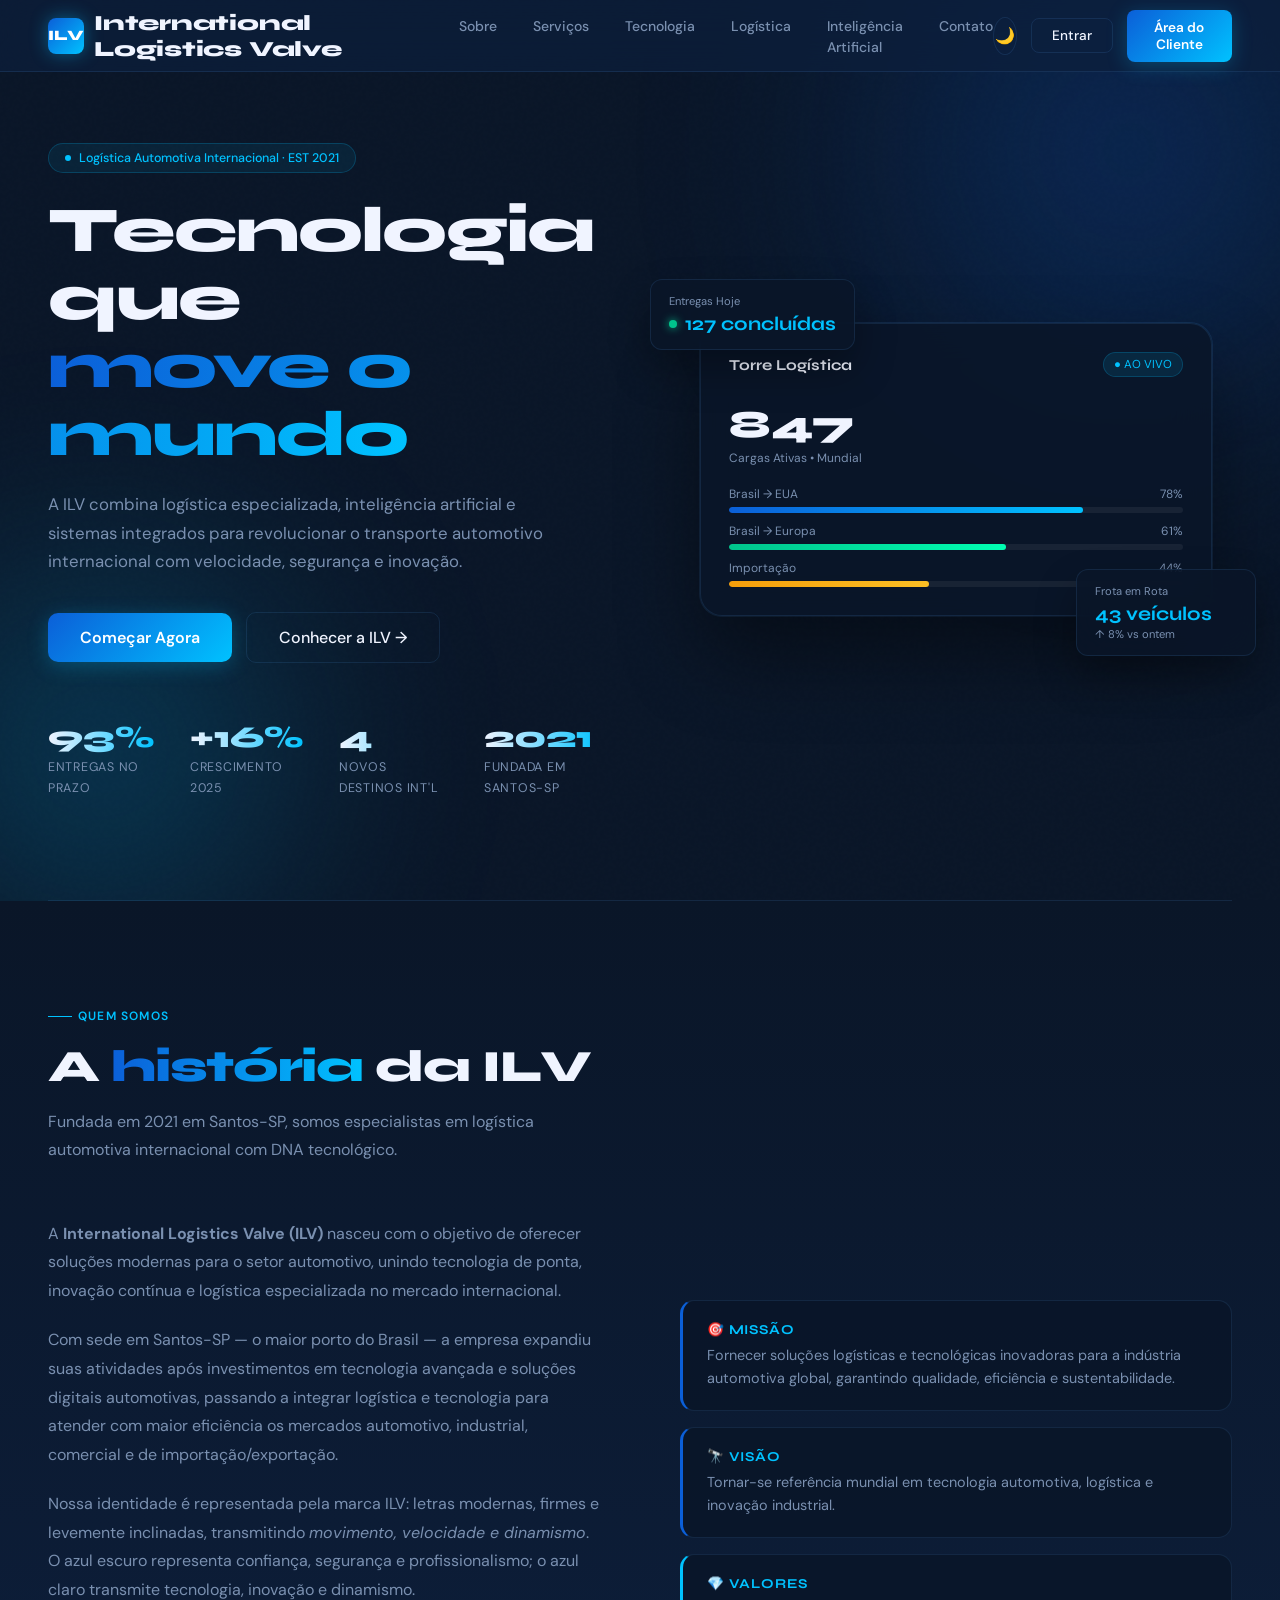
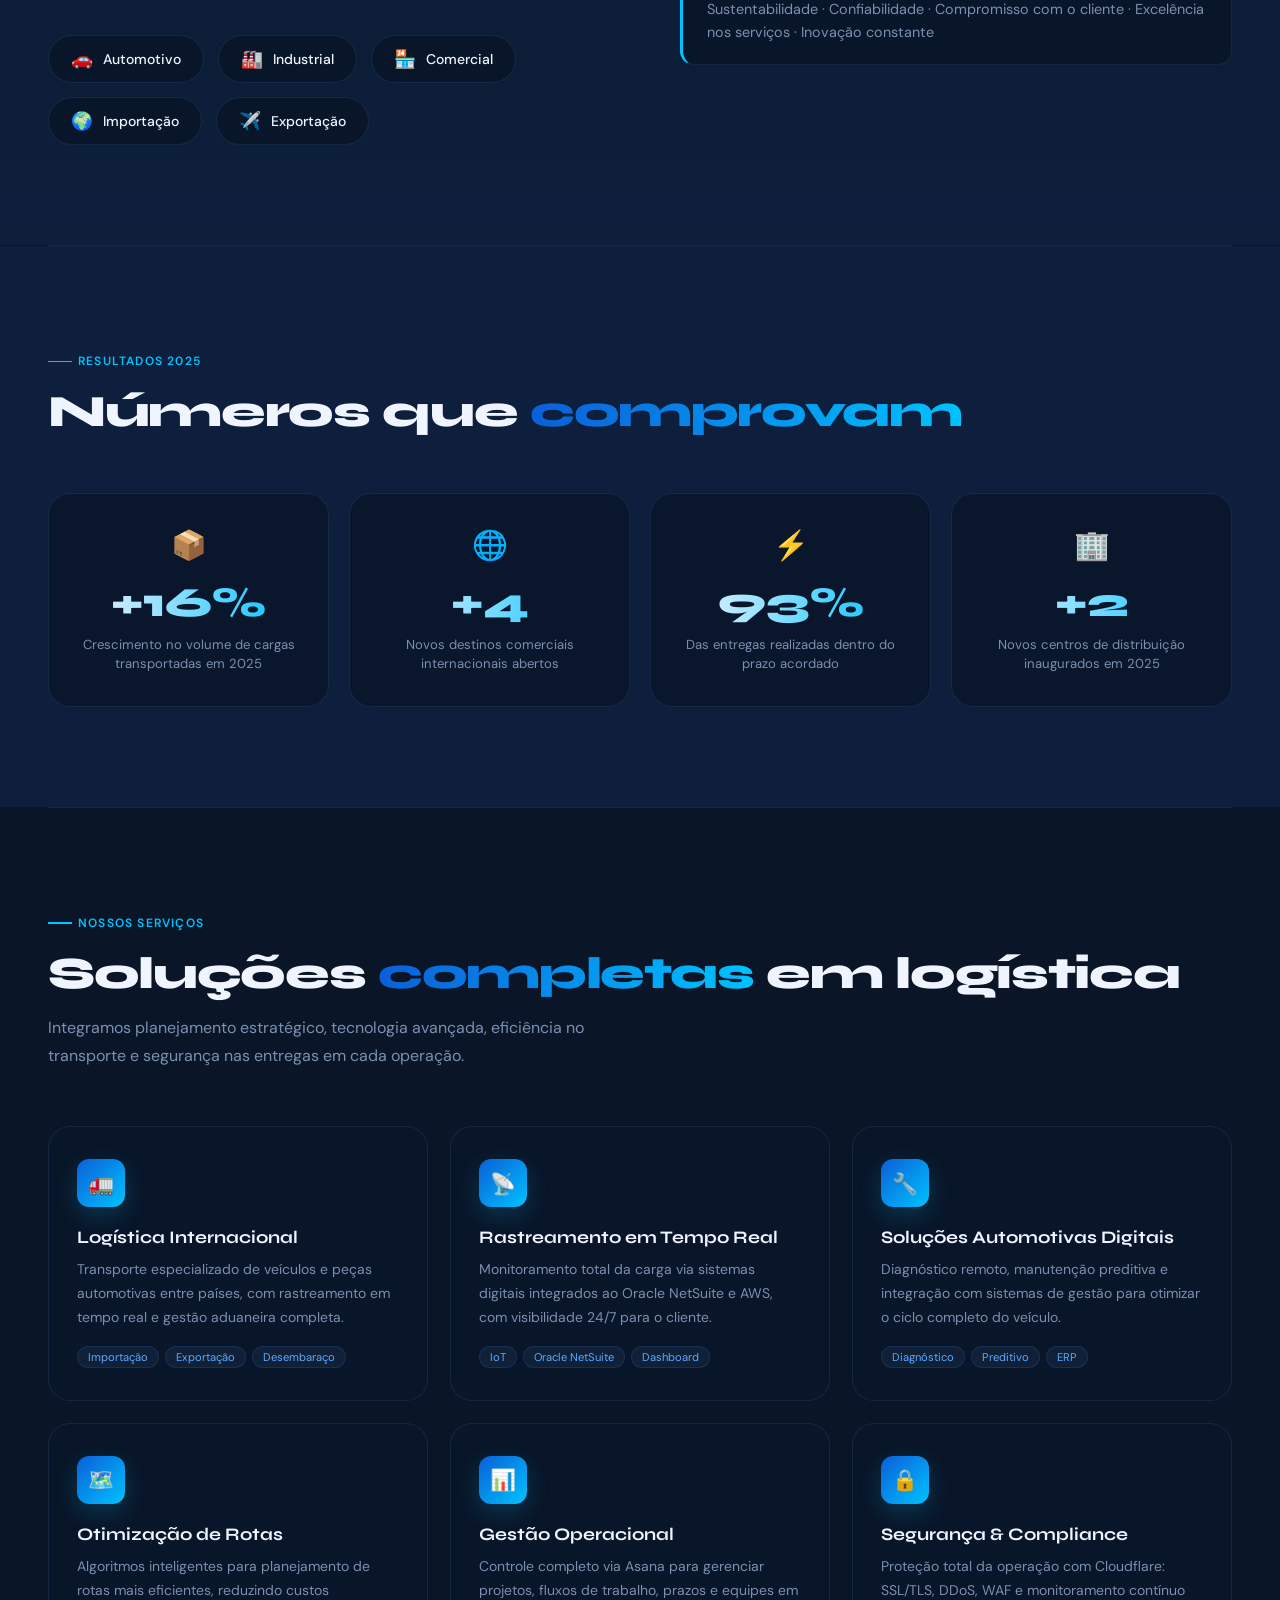
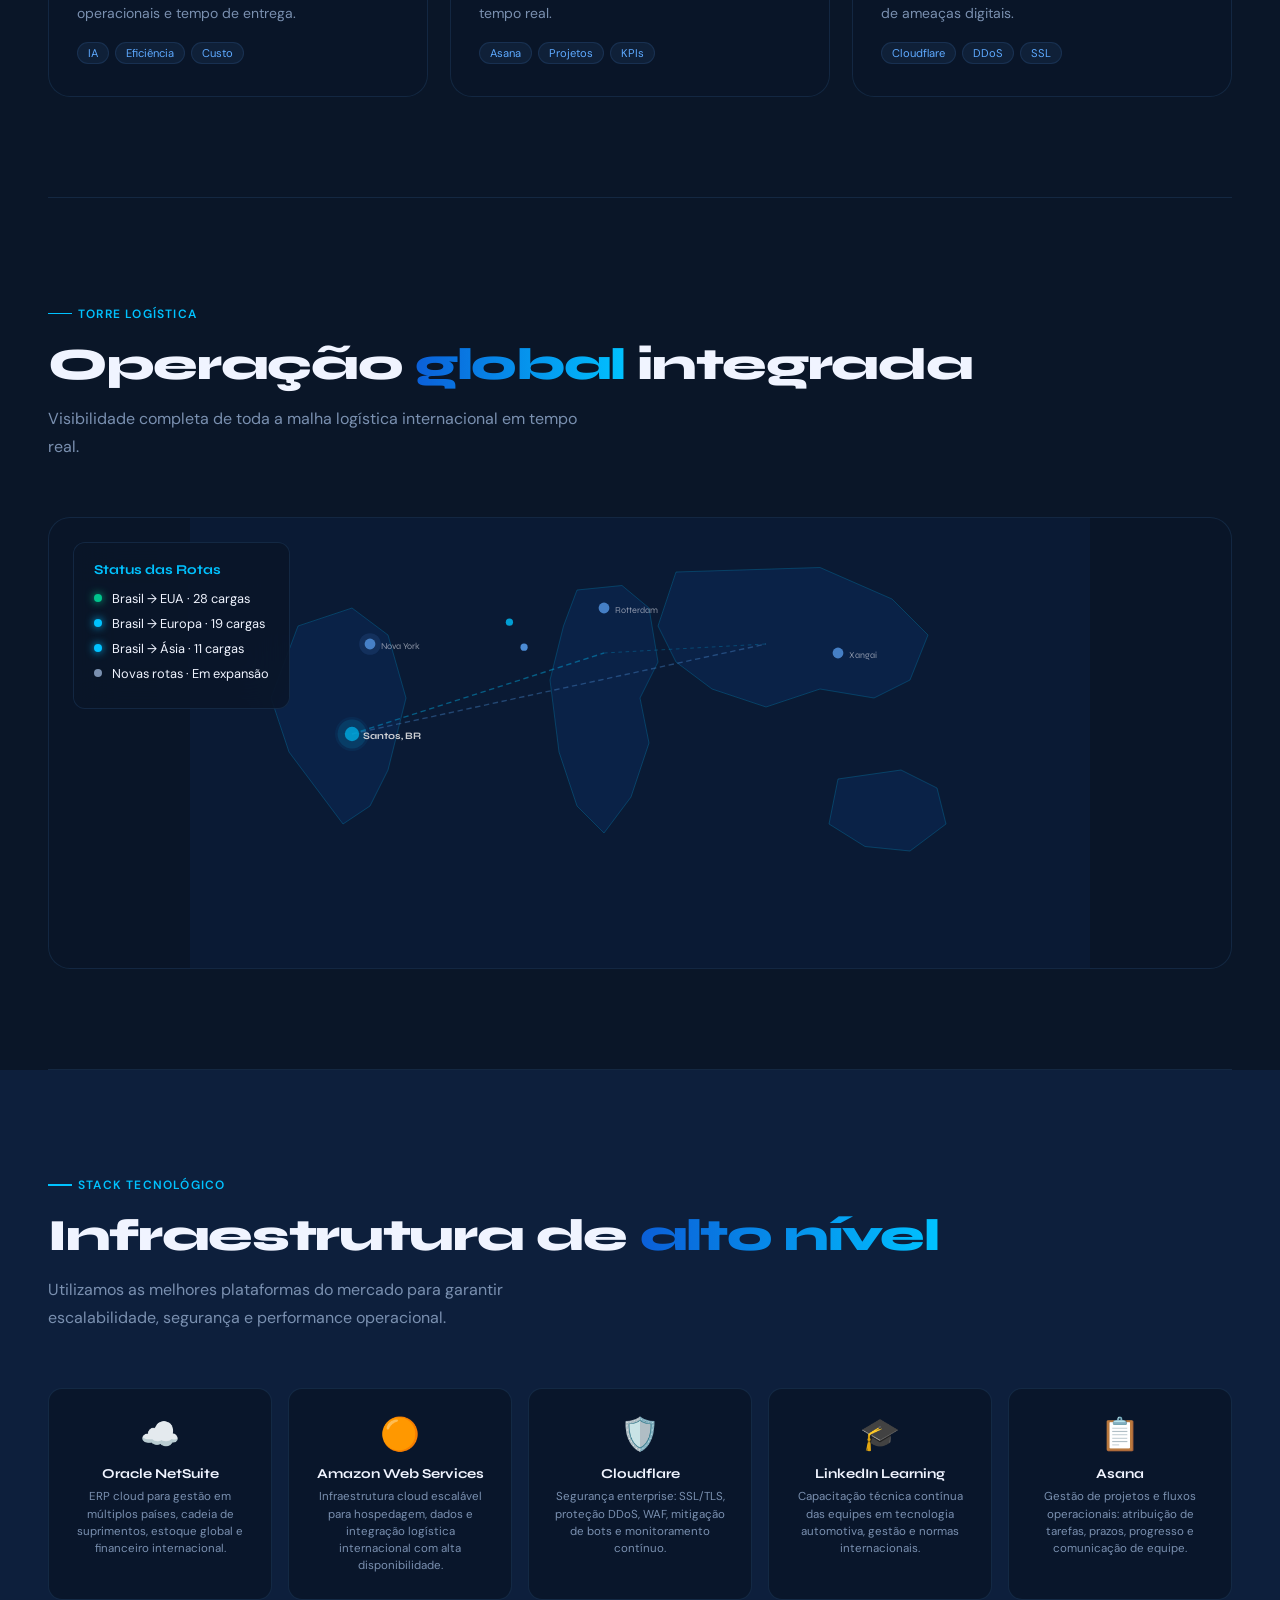
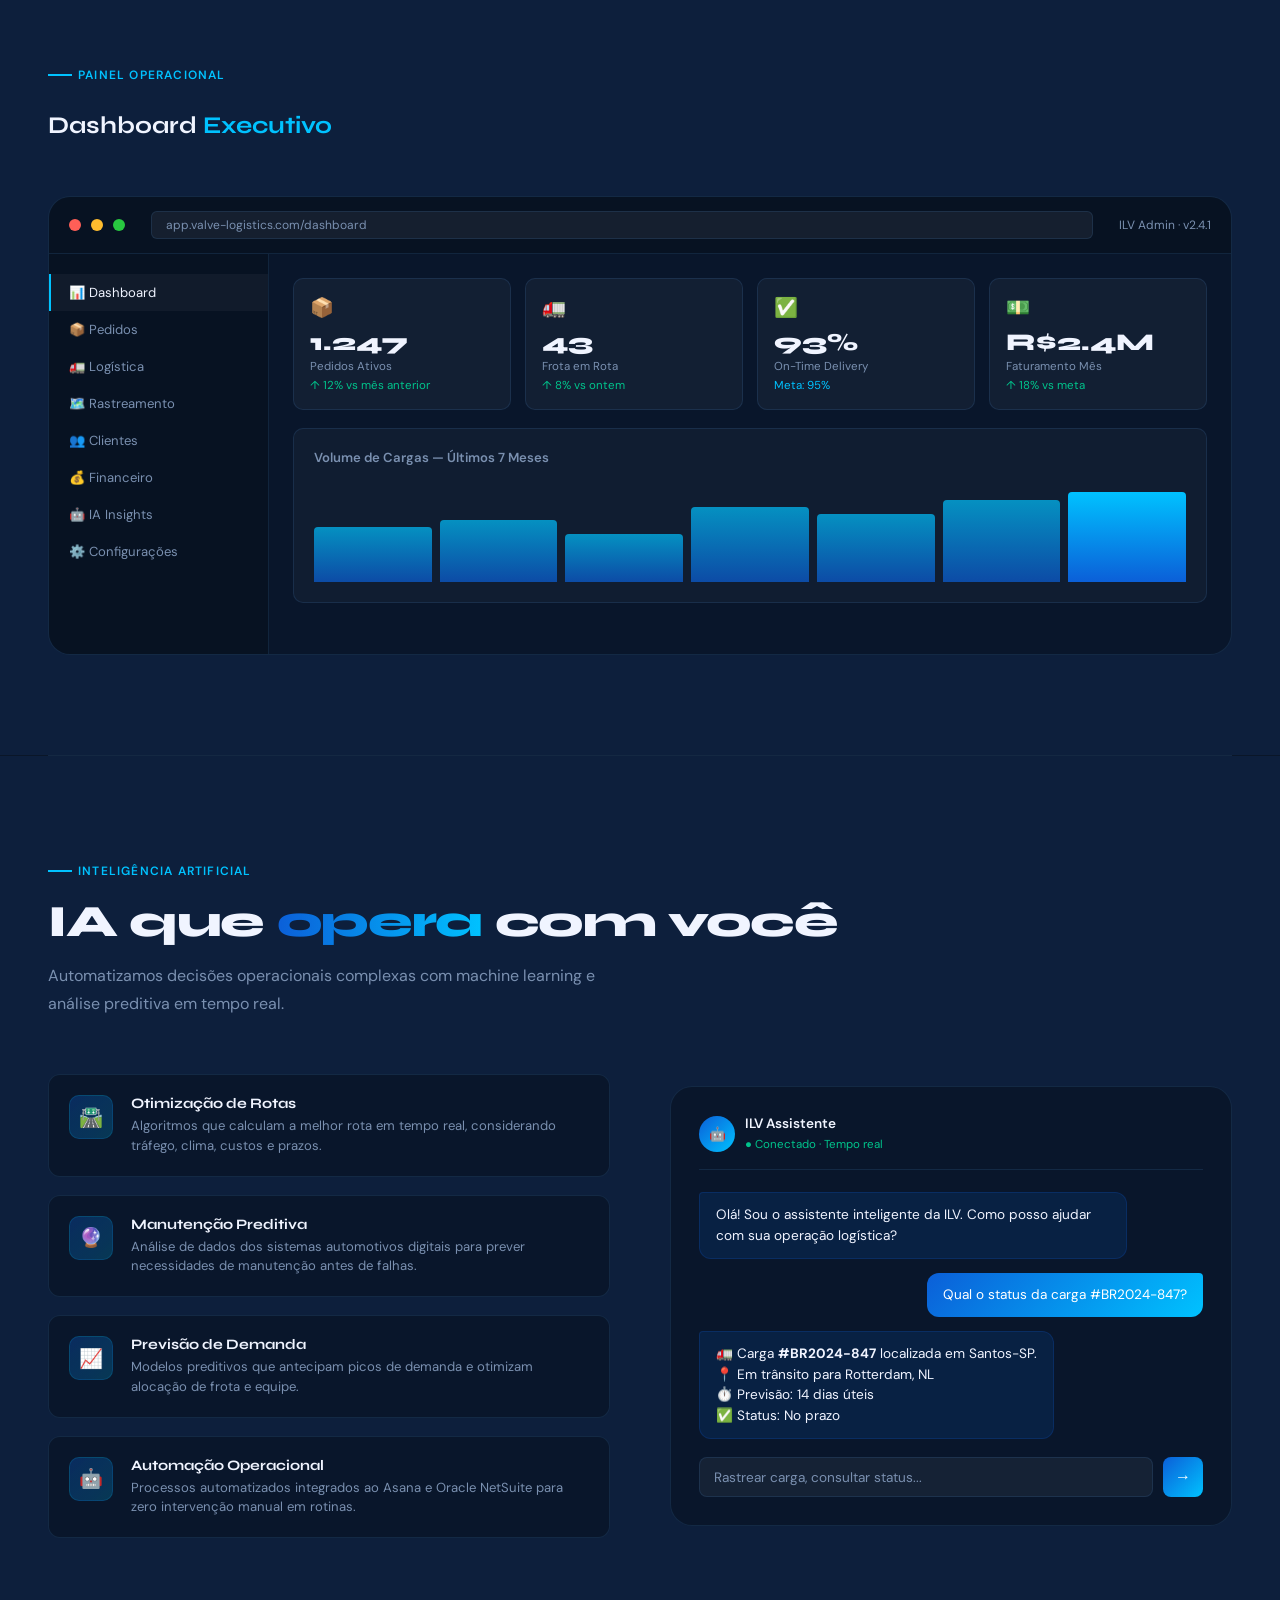
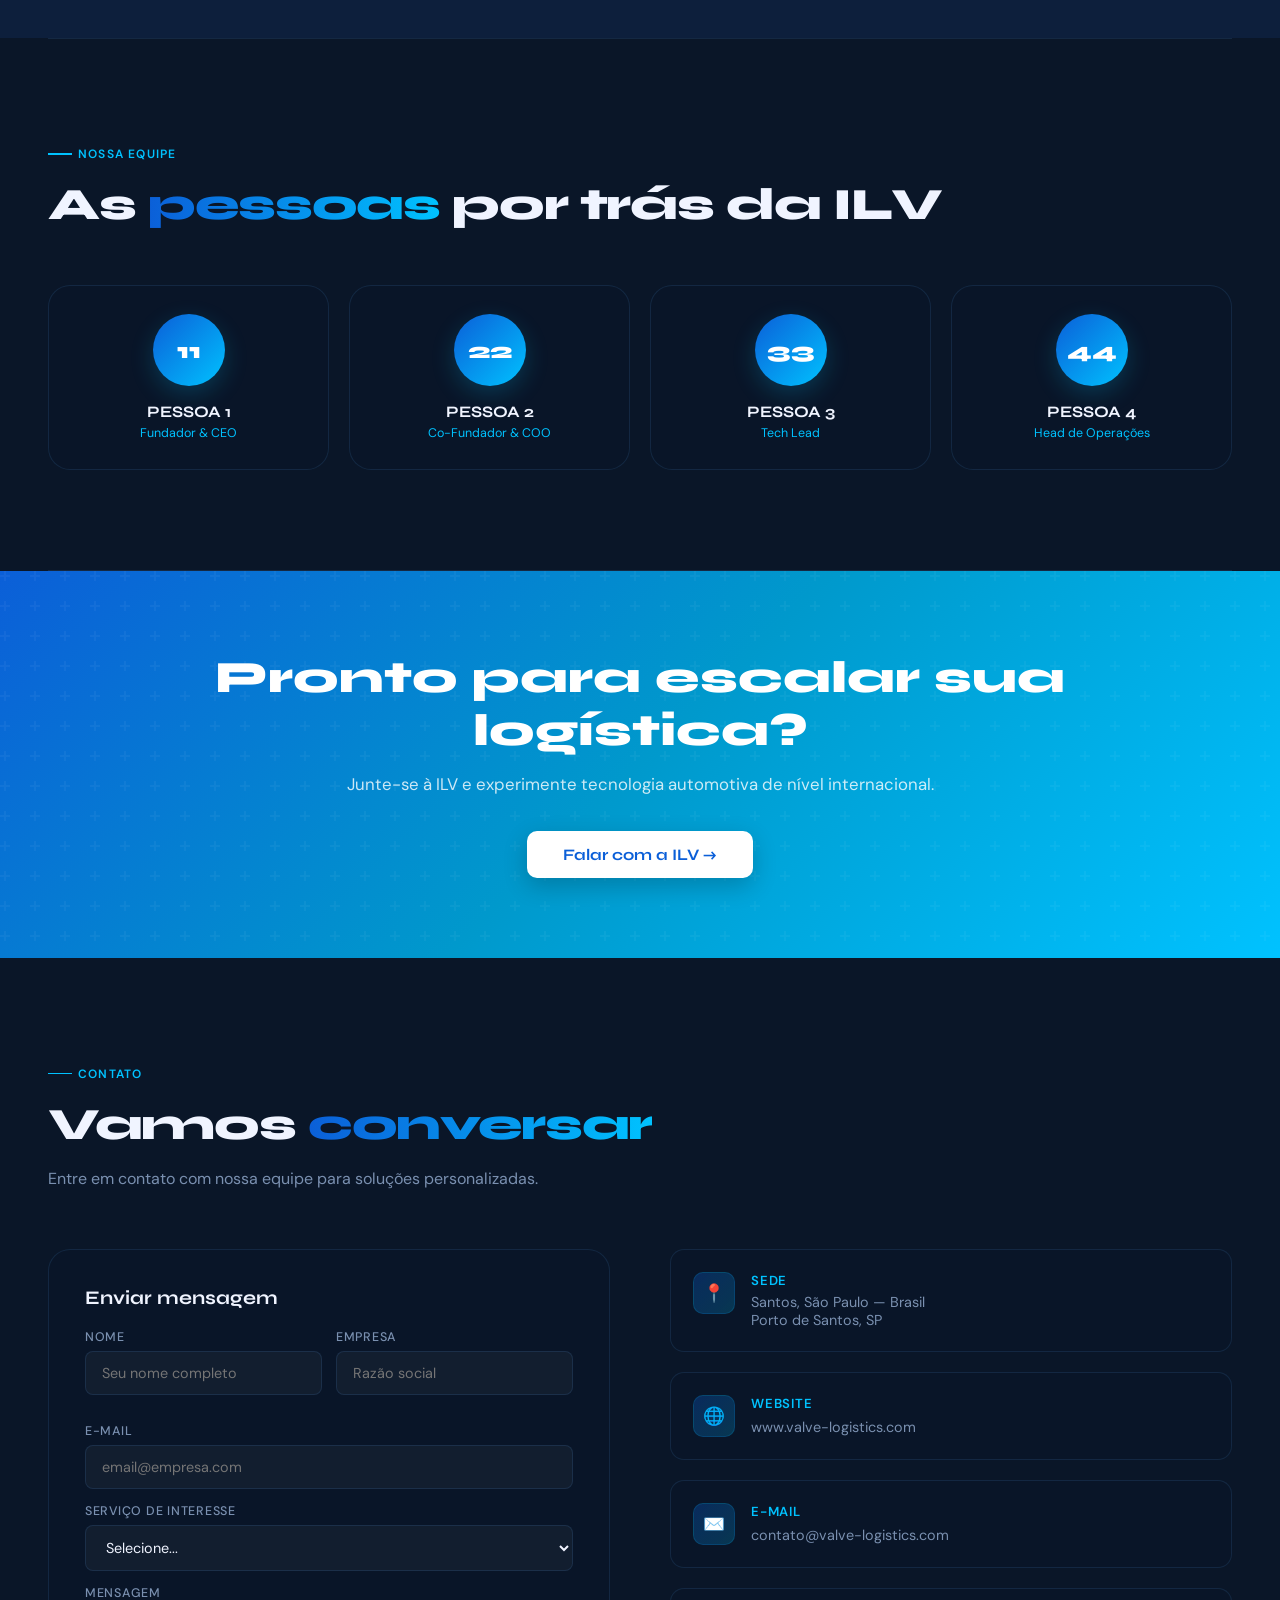
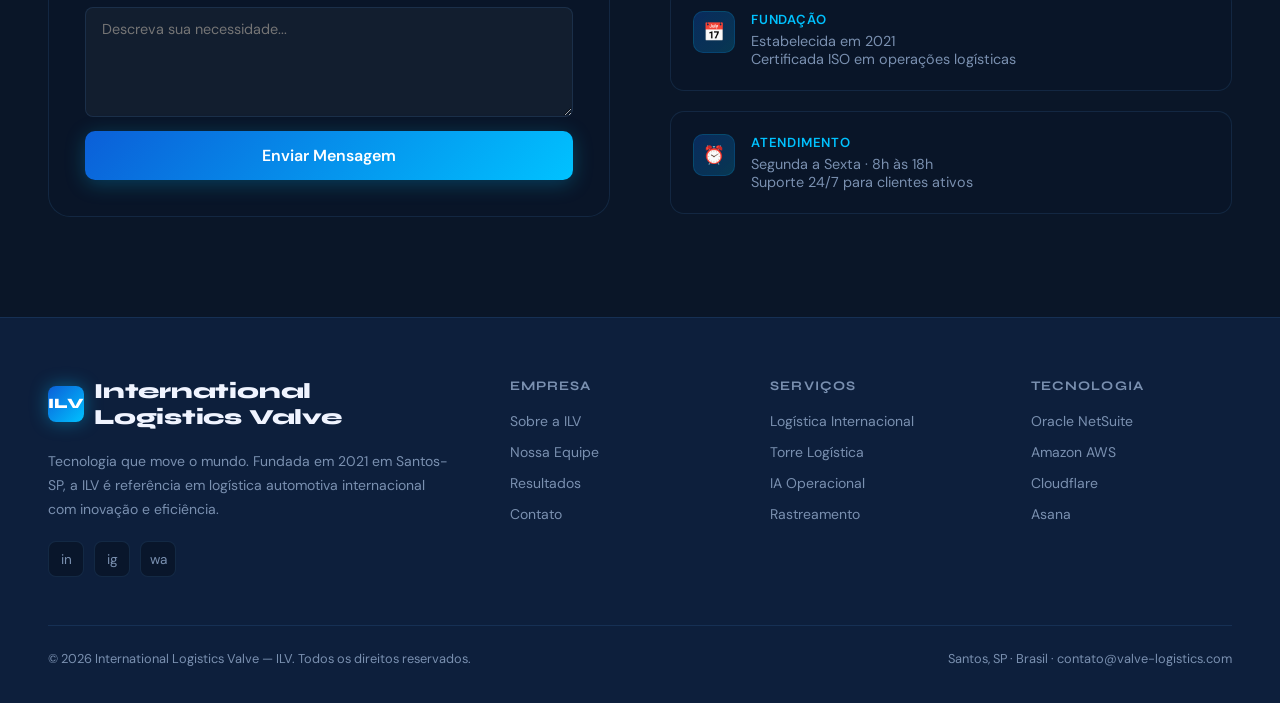
<file: Codigo-fonte/index.html>
<!DOCTYPE html>
<html lang="pt-BR" data-theme="dark">
<head>
  <meta charset="UTF-8"/>
  <meta name="viewport" content="width=device-width, initial-scale=1.0"/>
  <title>ILV — International Logistics Valve</title>
  <link rel="preconnect" href="https://fonts.googleapis.com"/>
  <link href="https://fonts.googleapis.com/css2?family=Syne:wght@400;600;700;800&family=DM+Sans:ital,wght@0,300;0,400;0,500;1,300&display=swap" rel="stylesheet"/>
  <link rel="stylesheet" href="style.css"/>
</head>
<body>

<!-- Background Orbs -->
<div class="bg-orb orb1"></div>
<div class="bg-orb orb2"></div>

<!-- =====================================================
     NAVIGATION
     ===================================================== -->
<nav id="navbar">
  <a href="#home" class="nav-logo">
    <div class="nav-logo-mark">ILV</div>
    International Logistics Valve
  </a>
  <ul class="nav-links">
    <li><a href="#sobre">Sobre</a></li>
    <li><a href="#servicos">Serviços</a></li>
    <li><a href="#tecnologia">Tecnologia</a></li>
    <li><a href="#logistica">Logística</a></li>
    <li><a href="#ia">Inteligência Artificial</a></li>
    <li><a href="#contato">Contato</a></li>
  </ul>
  <div class="nav-actions">
    <button class="theme-toggle" id="themeBtn" title="Alternar tema">🌙</button>
    <button class="btn-ghost" onclick="openModal()">Entrar</button>
    <button class="btn-primary" onclick="openModal()">Área do Cliente</button>
  </div>
  <button class="hamburger" id="hamburger" aria-label="Menu">
    <span></span><span></span><span></span>
  </button>
</nav>

<!-- Mobile Menu -->
<div class="mobile-menu" id="mobileMenu">
  <a href="#sobre" onclick="closeMobile()">Sobre</a>
  <a href="#servicos" onclick="closeMobile()">Serviços</a>
  <a href="#tecnologia" onclick="closeMobile()">Tecnologia</a>
  <a href="#logistica" onclick="closeMobile()">Logística</a>
  <a href="#ia" onclick="closeMobile()">IA</a>
  <a href="#contato" onclick="closeMobile()">Contato</a>
  <button class="btn-primary" onclick="openModal();closeMobile()">Área do Cliente</button>
</div>

<!-- =====================================================
     HERO
     ===================================================== -->
<section id="home" class="hero">
  <div class="hero-inner container">
    <div class="hero-content">
      <div class="hero-badge"><span></span> Logística Automotiva Internacional · EST 2021</div>
      <h1>
        Tecnologia que<br/>
        <em>move o mundo</em>
      </h1>
      <p class="hero-sub">
        A ILV combina logística especializada, inteligência artificial e sistemas integrados para revolucionar o transporte automotivo internacional com velocidade, segurança e inovação.
      </p>
      <div class="hero-ctas">
        <button class="btn-primary btn-lg" onclick="openModal()">Começar Agora</button>
        <button class="btn-ghost btn-lg" onclick="document.getElementById('sobre').scrollIntoView({behavior:'smooth'})">Conhecer a ILV →</button>
      </div>
      <div class="hero-stats">
        <div class="hero-stat">
          <strong>93%</strong>
          <span>Entregas no Prazo</span>
        </div>
        <div class="hero-stat">
          <strong>+16%</strong>
          <span>Crescimento 2025</span>
        </div>
        <div class="hero-stat">
          <strong>4</strong>
          <span>Novos Destinos Int'l</span>
        </div>
        <div class="hero-stat">
          <strong>2021</strong>
          <span>Fundada em Santos-SP</span>
        </div>
      </div>
    </div>

    <div class="hero-visual">
      <div style="position:relative;padding:20px">
        <div class="dashboard-card">
          <div class="dc-header">
            <span class="dc-title">Torre Logística</span>
            <span class="dc-badge">● AO VIVO</span>
          </div>
          <div class="dc-metric">
            <div class="dc-metric-val">847</div>
            <div class="dc-metric-label">Cargas Ativas • Mundial</div>
          </div>
          <div class="dc-bar-wrap">
            <div class="dc-bar-item">
              <div class="dc-bar-label"><span>Brasil → EUA</span><span>78%</span></div>
              <div class="dc-bar-track"><div class="dc-bar-fill" style="width:78%"></div></div>
            </div>
            <div class="dc-bar-item">
              <div class="dc-bar-label"><span>Brasil → Europa</span><span>61%</span></div>
              <div class="dc-bar-track"><div class="dc-bar-fill green" style="width:61%"></div></div>
            </div>
            <div class="dc-bar-item">
              <div class="dc-bar-label"><span>Importação</span><span>44%</span></div>
              <div class="dc-bar-track"><div class="dc-bar-fill amber" style="width:44%"></div></div>
            </div>
          </div>
        </div>

        <div class="mini-card mc-left">
          <div class="mini-label">Entregas Hoje</div>
          <div class="mini-row">
            <div class="mini-dot"></div>
            <div class="mini-val">127 concluídas</div>
          </div>
        </div>
        <div class="mini-card mc-right">
          <div class="mini-label">Frota em Rota</div>
          <div class="mini-val" style="color:var(--ilv-cyan)">43 veículos</div>
          <div style="font-size:.7rem;color:var(--ilv-muted);margin-top:2px">↑ 8% vs ontem</div>
        </div>
      </div>
    </div>
  </div>
</section>

<div class="divider"></div>

<!-- =====================================================
     ABOUT
     ===================================================== -->
<section id="sobre" class="about section-pad">
  <div class="container">
    <div class="section-tag">Quem Somos</div>
    <h2 class="section-title reveal">A <em>história</em> da ILV</h2>
    <p class="section-desc reveal">Fundada em 2021 em Santos-SP, somos especialistas em logística automotiva internacional com DNA tecnológico.</p>

    <div class="about-grid reveal">
      <div class="about-text">
        <p>
          A <strong>International Logistics Valve (ILV)</strong> nasceu com o objetivo de oferecer soluções modernas para o setor automotivo, unindo tecnologia de ponta, inovação contínua e logística especializada no mercado internacional.
        </p>
        <p>
          Com sede em Santos-SP — o maior porto do Brasil — a empresa expandiu suas atividades após investimentos em tecnologia avançada e soluções digitais automotivas, passando a integrar logística e tecnologia para atender com maior eficiência os mercados automotivo, industrial, comercial e de importação/exportação.
        </p>
        <p>
          Nossa identidade é representada pela marca ILV: letras modernas, firmes e levemente inclinadas, transmitindo <em>movimento, velocidade e dinamismo</em>. O azul escuro representa confiança, segurança e profissionalismo; o azul claro transmite tecnologia, inovação e dinamismo.
        </p>
        <div class="sectors-row" style="margin-top:30px">
          <div class="sector-pill"><span>🚗</span> Automotivo</div>
          <div class="sector-pill"><span>🏭</span> Industrial</div>
          <div class="sector-pill"><span>🏪</span> Comercial</div>
          <div class="sector-pill"><span>🌍</span> Importação</div>
          <div class="sector-pill"><span>✈️</span> Exportação</div>
        </div>
      </div>

      <div class="mvv-cards">
        <div class="mvv-card">
          <h4>🎯 Missão</h4>
          <p>Fornecer soluções logísticas e tecnológicas inovadoras para a indústria automotiva global, garantindo qualidade, eficiência e sustentabilidade.</p>
        </div>
        <div class="mvv-card">
          <h4>🔭 Visão</h4>
          <p>Tornar-se referência mundial em tecnologia automotiva, logística e inovação industrial.</p>
        </div>
        <div class="mvv-card" style="border-left-color:var(--ilv-cyan)">
          <h4>💎 Valores</h4>
          <p>Sustentabilidade · Confiabilidade · Compromisso com o cliente · Excelência nos serviços · Inovação constante</p>
        </div>
      </div>
    </div>
  </div>
</section>

<div class="divider"></div>

<!-- =====================================================
     KPI RESULTS
     ===================================================== -->
<section id="resultados" class="results section-pad">
  <div class="container">
    <div class="section-tag">Resultados 2025</div>
    <h2 class="section-title reveal">Números que <em>comprovam</em></h2>

    <div class="kpi-grid reveal">
      <div class="kpi-card">
        <div class="kpi-icon">📦</div>
        <div class="kpi-val">+16%</div>
        <div class="kpi-desc">Crescimento no volume de cargas transportadas em 2025</div>
      </div>
      <div class="kpi-card">
        <div class="kpi-icon">🌐</div>
        <div class="kpi-val">+4</div>
        <div class="kpi-desc">Novos destinos comerciais internacionais abertos</div>
      </div>
      <div class="kpi-card">
        <div class="kpi-icon">⚡</div>
        <div class="kpi-val">93%</div>
        <div class="kpi-desc">Das entregas realizadas dentro do prazo acordado</div>
      </div>
      <div class="kpi-card">
        <div class="kpi-icon">🏢</div>
        <div class="kpi-val">+2</div>
        <div class="kpi-desc">Novos centros de distribuição inaugurados em 2025</div>
      </div>
    </div>
  </div>
</section>

<div class="divider"></div>

<!-- =====================================================
     SERVICES
     ===================================================== -->
<section id="servicos" class="section-pad">
  <div class="container">
    <div class="section-tag">Nossos Serviços</div>
    <h2 class="section-title reveal">Soluções <em>completas</em> em logística</h2>
    <p class="section-desc reveal">Integramos planejamento estratégico, tecnologia avançada, eficiência no transporte e segurança nas entregas em cada operação.</p>

    <div class="services-grid">
      <div class="svc-card reveal">
        <div class="svc-icon">🚛</div>
        <h3>Logística Internacional</h3>
        <p>Transporte especializado de veículos e peças automotivas entre países, com rastreamento em tempo real e gestão aduaneira completa.</p>
        <div class="svc-tags">
          <span class="tag">Importação</span><span class="tag">Exportação</span><span class="tag">Desembaraço</span>
        </div>
      </div>
      <div class="svc-card reveal">
        <div class="svc-icon">📡</div>
        <h3>Rastreamento em Tempo Real</h3>
        <p>Monitoramento total da carga via sistemas digitais integrados ao Oracle NetSuite e AWS, com visibilidade 24/7 para o cliente.</p>
        <div class="svc-tags">
          <span class="tag">IoT</span><span class="tag">Oracle NetSuite</span><span class="tag">Dashboard</span>
        </div>
      </div>
      <div class="svc-card reveal">
        <div class="svc-icon">🔧</div>
        <h3>Soluções Automotivas Digitais</h3>
        <p>Diagnóstico remoto, manutenção preditiva e integração com sistemas de gestão para otimizar o ciclo completo do veículo.</p>
        <div class="svc-tags">
          <span class="tag">Diagnóstico</span><span class="tag">Preditivo</span><span class="tag">ERP</span>
        </div>
      </div>
      <div class="svc-card reveal">
        <div class="svc-icon">🗺️</div>
        <h3>Otimização de Rotas</h3>
        <p>Algoritmos inteligentes para planejamento de rotas mais eficientes, reduzindo custos operacionais e tempo de entrega.</p>
        <div class="svc-tags">
          <span class="tag">IA</span><span class="tag">Eficiência</span><span class="tag">Custo</span>
        </div>
      </div>
      <div class="svc-card reveal">
        <div class="svc-icon">📊</div>
        <h3>Gestão Operacional</h3>
        <p>Controle completo via Asana para gerenciar projetos, fluxos de trabalho, prazos e equipes em tempo real.</p>
        <div class="svc-tags">
          <span class="tag">Asana</span><span class="tag">Projetos</span><span class="tag">KPIs</span>
        </div>
      </div>
      <div class="svc-card reveal">
        <div class="svc-icon">🔒</div>
        <h3>Segurança & Compliance</h3>
        <p>Proteção total da operação com Cloudflare: SSL/TLS, DDoS, WAF e monitoramento contínuo de ameaças digitais.</p>
        <div class="svc-tags">
          <span class="tag">Cloudflare</span><span class="tag">DDoS</span><span class="tag">SSL</span>
        </div>
      </div>
    </div>
  </div>
</section>

<div class="divider"></div>

<!-- =====================================================
     LOGISTICS MAP
     ===================================================== -->
<section id="logistica" class="section-pad">
  <div class="container">
    <div class="section-tag">Torre Logística</div>
    <h2 class="section-title reveal">Operação <em>global</em> integrada</h2>
    <p class="section-desc reveal">Visibilidade completa de toda a malha logística internacional em tempo real.</p>

    <div class="map-wrap reveal">
      <svg class="map-svg" viewBox="0 0 1000 500" fill="none" xmlns="http://www.w3.org/2000/svg">
        <rect width="1000" height="500" fill="rgba(13,31,60,0.8)"/>
        <!-- Américas -->
        <path d="M120 120 L180 100 L220 130 L240 200 L220 280 L200 320 L170 340 L140 300 L110 260 L90 200 Z" fill="rgba(11,95,216,0.15)" stroke="rgba(0,194,255,0.3)" stroke-width="1"/>
        <!-- Europa/África -->
        <path d="M430 80 L480 75 L510 100 L520 160 L500 200 L510 250 L490 310 L460 350 L430 320 L410 260 L400 180 L415 120 Z" fill="rgba(11,95,216,0.15)" stroke="rgba(0,194,255,0.3)" stroke-width="1"/>
        <!-- Ásia -->
        <path d="M540 60 L700 55 L780 90 L820 130 L800 180 L760 200 L700 190 L640 210 L580 190 L540 160 L520 120 Z" fill="rgba(11,95,216,0.15)" stroke="rgba(0,194,255,0.3)" stroke-width="1"/>
        <!-- Austrália -->
        <path d="M720 290 L790 280 L830 300 L840 340 L800 370 L750 365 L710 340 Z" fill="rgba(11,95,216,0.15)" stroke="rgba(0,194,255,0.3)" stroke-width="1"/>
        <!-- Rotas -->
        <line x1="180" y1="240" x2="460" y2="150" stroke="rgba(0,194,255,0.5)" stroke-width="1.5" stroke-dasharray="6 4"/>
        <line x1="180" y1="240" x2="640" y2="140" stroke="rgba(91,170,255,0.4)" stroke-width="1.5" stroke-dasharray="6 4"/>
        <line x1="460" y1="150" x2="640" y2="140" stroke="rgba(0,194,255,0.35)" stroke-width="1" stroke-dasharray="4 4"/>
        <!-- Santos, BR -->
        <circle cx="180" cy="240" r="8" fill="var(--ilv-cyan)" opacity="0.9"/>
        <circle cx="180" cy="240" r="16" fill="var(--ilv-cyan)" opacity="0.15"/>
        <circle cx="180" cy="240" r="24" fill="var(--ilv-cyan)" opacity="0.07">
          <animate attributeName="r" values="16;28;16" dur="3s" repeatCount="indefinite"/>
          <animate attributeName="opacity" values="0.1;0;0.1" dur="3s" repeatCount="indefinite"/>
        </circle>
        <text x="192" y="245" fill="white" font-size="11" font-family="Syne" font-weight="700">Santos, BR</text>
        <!-- Nova York -->
        <circle cx="200" cy="140" r="6" fill="#5EAAFF" opacity="0.9"/>
        <circle cx="200" cy="140" r="12" fill="#5EAAFF" opacity="0.15"/>
        <text x="212" y="145" fill="rgba(240,244,255,0.7)" font-size="10" font-family="Syne">Nova York</text>
        <!-- Rotterdam -->
        <circle cx="460" cy="100" r="6" fill="#5EAAFF" opacity="0.9"/>
        <text x="472" y="105" fill="rgba(240,244,255,0.7)" font-size="10" font-family="Syne">Rotterdam</text>
        <!-- Xangai -->
        <circle cx="720" cy="150" r="6" fill="#5EAAFF" opacity="0.9"/>
        <text x="732" y="155" fill="rgba(240,244,255,0.7)" font-size="10" font-family="Syne">Xangai</text>
        <!-- Pontos animados nas rotas -->
        <circle r="4" fill="var(--ilv-cyan)">
          <animateMotion dur="4s" repeatCount="indefinite" path="M 180,240 Q 320,50 460,150"/>
        </circle>
        <circle r="4" fill="#5EAAFF">
          <animateMotion dur="6s" repeatCount="indefinite" path="M 180,240 Q 400,80 640,140"/>
        </circle>
      </svg>

      <div class="map-overlay">
        <h4>Status das Rotas</h4>
        <div class="route-item"><div class="route-dot active"></div><span>Brasil → EUA · 28 cargas</span></div>
        <div class="route-item"><div class="route-dot transit"></div><span>Brasil → Europa · 19 cargas</span></div>
        <div class="route-item"><div class="route-dot transit"></div><span>Brasil → Ásia · 11 cargas</span></div>
        <div class="route-item"><div class="route-dot pending"></div><span>Novas rotas · Em expansão</span></div>
      </div>
    </div>
  </div>
</section>

<div class="divider"></div>

<!-- =====================================================
     TECH STACK
     ===================================================== -->
<section id="tecnologia" class="tech section-pad">
  <div class="container">
    <div class="section-tag">Stack Tecnológico</div>
    <h2 class="section-title reveal">Infraestrutura de <em>alto nível</em></h2>
    <p class="section-desc reveal">Utilizamos as melhores plataformas do mercado para garantir escalabilidade, segurança e performance operacional.</p>

    <div class="tech-grid reveal">
      <div class="tech-card">
        <div class="tech-logo">☁️</div>
        <div class="tech-name">Oracle NetSuite</div>
        <div class="tech-desc">ERP cloud para gestão em múltiplos países, cadeia de suprimentos, estoque global e financeiro internacional.</div>
      </div>
      <div class="tech-card">
        <div class="tech-logo">🟠</div>
        <div class="tech-name">Amazon Web Services</div>
        <div class="tech-desc">Infraestrutura cloud escalável para hospedagem, dados e integração logística internacional com alta disponibilidade.</div>
      </div>
      <div class="tech-card">
        <div class="tech-logo">🛡️</div>
        <div class="tech-name">Cloudflare</div>
        <div class="tech-desc">Segurança enterprise: SSL/TLS, proteção DDoS, WAF, mitigação de bots e monitoramento contínuo.</div>
      </div>
      <div class="tech-card">
        <div class="tech-logo">🎓</div>
        <div class="tech-name">LinkedIn Learning</div>
        <div class="tech-desc">Capacitação técnica contínua das equipes em tecnologia automotiva, gestão e normas internacionais.</div>
      </div>
      <div class="tech-card">
        <div class="tech-logo">📋</div>
        <div class="tech-name">Asana</div>
        <div class="tech-desc">Gestão de projetos e fluxos operacionais: atribuição de tarefas, prazos, progresso e comunicação de equipe.</div>
      </div>
    </div>

    <!-- Dashboard Preview -->
    <div style="margin-top:60px">
      <div class="section-tag">Painel Operacional</div>
      <h3 style="font-family:var(--font-head);font-size:1.5rem;font-weight:700;margin-bottom:8px;margin-top:10px">
        Dashboard <em style="font-style:normal;color:var(--ilv-cyan)">Executivo</em>
      </h3>
    </div>

    <div class="dash-preview reveal">
      <div class="dash-topbar">
        <div class="dt-dot r"></div>
        <div class="dt-dot y"></div>
        <div class="dt-dot g"></div>
        <div class="dt-url">app.valve-logistics.com/dashboard</div>
        <span style="font-size:.75rem;color:var(--ilv-muted)">ILV Admin · v2.4.1</span>
      </div>
      <div class="dash-body">
        <div class="dash-sidebar">
          <div class="dash-nav-item active">📊 Dashboard</div>
          <div class="dash-nav-item">📦 Pedidos</div>
          <div class="dash-nav-item">🚛 Logística</div>
          <div class="dash-nav-item">🗺️ Rastreamento</div>
          <div class="dash-nav-item">👥 Clientes</div>
          <div class="dash-nav-item">💰 Financeiro</div>
          <div class="dash-nav-item">🤖 IA Insights</div>
          <div class="dash-nav-item">⚙️ Configurações</div>
        </div>
        <div class="dash-main">
          <div class="dash-kpi-row">
            <div class="dk-card">
              <div class="dk-icon">📦</div>
              <div class="dk-val">1.247</div>
              <div class="dk-label">Pedidos Ativos</div>
              <div class="dk-change">↑ 12% vs mês anterior</div>
            </div>
            <div class="dk-card">
              <div class="dk-icon">🚛</div>
              <div class="dk-val">43</div>
              <div class="dk-label">Frota em Rota</div>
              <div class="dk-change">↑ 8% vs ontem</div>
            </div>
            <div class="dk-card">
              <div class="dk-icon">✅</div>
              <div class="dk-val">93%</div>
              <div class="dk-label">On-Time Delivery</div>
              <div class="dk-change" style="color:var(--ilv-cyan)">Meta: 95%</div>
            </div>
            <div class="dk-card">
              <div class="dk-icon">💵</div>
              <div class="dk-val">R$2.4M</div>
              <div class="dk-label">Faturamento Mês</div>
              <div class="dk-change">↑ 18% vs meta</div>
            </div>
          </div>
          <div class="dash-chart-area">
            <div class="chart-title">Volume de Cargas — Últimos 7 Meses</div>
            <div class="bar-chart">
              <div class="bar" style="height:55%" title="Jan"></div>
              <div class="bar" style="height:62%" title="Fev"></div>
              <div class="bar" style="height:48%" title="Mar"></div>
              <div class="bar" style="height:75%" title="Abr"></div>
              <div class="bar" style="height:68%" title="Mai"></div>
              <div class="bar" style="height:82%" title="Jun"></div>
              <div class="bar" style="height:90%;opacity:1" title="Jul"></div>
            </div>
          </div>
        </div>
      </div>
    </div>
  </div>
</section>

<div class="divider"></div>

<!-- =====================================================
     AI SECTION
     ===================================================== -->
<section id="ia" class="ai-section section-pad">
  <div class="container">
    <div class="section-tag">Inteligência Artificial</div>
    <h2 class="section-title reveal">IA que <em>opera</em> com você</h2>
    <p class="section-desc reveal">Automatizamos decisões operacionais complexas com machine learning e análise preditiva em tempo real.</p>

    <div class="ai-grid">
      <div class="ai-features">
        <div class="ai-feat reveal">
          <div class="ai-feat-icon">🛣️</div>
          <div>
            <h4>Otimização de Rotas</h4>
            <p>Algoritmos que calculam a melhor rota em tempo real, considerando tráfego, clima, custos e prazos.</p>
          </div>
        </div>
        <div class="ai-feat reveal">
          <div class="ai-feat-icon">🔮</div>
          <div>
            <h4>Manutenção Preditiva</h4>
            <p>Análise de dados dos sistemas automotivos digitais para prever necessidades de manutenção antes de falhas.</p>
          </div>
        </div>
        <div class="ai-feat reveal">
          <div class="ai-feat-icon">📈</div>
          <div>
            <h4>Previsão de Demanda</h4>
            <p>Modelos preditivos que antecipam picos de demanda e otimizam alocação de frota e equipe.</p>
          </div>
        </div>
        <div class="ai-feat reveal">
          <div class="ai-feat-icon">🤖</div>
          <div>
            <h4>Automação Operacional</h4>
            <p>Processos automatizados integrados ao Asana e Oracle NetSuite para zero intervenção manual em rotinas.</p>
          </div>
        </div>
      </div>

      <div class="ai-visual reveal">
        <div class="chat-header">
          <div class="chat-avatar">🤖</div>
          <div class="chat-info">
            <strong>ILV Assistente</strong>
            <span>● Conectado · Tempo real</span>
          </div>
        </div>
        <div class="chat-msgs" id="chatMsgs">
          <div class="msg bot">Olá! Sou o assistente inteligente da ILV. Como posso ajudar com sua operação logística?</div>
          <div class="msg user">Qual o status da carga #BR2024-847?</div>
          <div class="msg bot">🚛 Carga <strong>#BR2024-847</strong> localizada em Santos-SP.<br/>📍 Em trânsito para Rotterdam, NL<br/>⏱️ Previsão: 14 dias úteis<br/>✅ Status: No prazo</div>
        </div>
        <div class="chat-input-wrap">
          <input type="text" class="chat-input" id="chatInput" placeholder="Rastrear carga, consultar status..."/>
          <button class="chat-send" onclick="sendChat()">→</button>
        </div>
      </div>
    </div>
  </div>
</section>

<div class="divider"></div>

<!-- =====================================================
     TEAM
     ===================================================== -->
<section id="equipe" class="section-pad">
  <div class="container">
    <div class="section-tag">Nossa Equipe</div>
    <h2 class="section-title reveal">As <em>pessoas</em> por trás da ILV</h2>
    <div class="team-grid reveal">
      <div class="team-card">
        <div class="team-avatar">11</div>
        <div class="team-name">PESSOA 1</div>
        <div class="team-role">Fundador & CEO</div>
      </div>
      <div class="team-card">
        <div class="team-avatar">22</div>
        <div class="team-name">PESSOA 2</div>
        <div class="team-role">Co-Fundador & COO</div>
      </div>
      <div class="team-card">
        <div class="team-avatar">33</div>
        <div class="team-name">PESSOA 3</div>
        <div class="team-role">Tech Lead</div>
      </div>
      <div class="team-card">
        <div class="team-avatar">44</div>
        <div class="team-name">PESSOA 4</div>
        <div class="team-role">Head de Operações</div>
      </div>
    </div>
  </div>
</section>

<div class="divider"></div>

<!-- =====================================================
     CTA BAND
     ===================================================== -->
<section class="cta-band">
  <div style="position:relative;z-index:2">
    <h2>Pronto para escalar sua logística?</h2>
    <p>Junte-se à ILV e experimente tecnologia automotiva de nível internacional.</p>
    <button class="btn-white" onclick="openModal()">Falar com a ILV →</button>
  </div>
</section>

<!-- =====================================================
     CONTACT
     ===================================================== -->
<section id="contato" class="section-pad">
  <div class="container">
    <div class="section-tag">Contato</div>
    <h2 class="section-title reveal">Vamos <em>conversar</em></h2>
    <p class="section-desc reveal">Entre em contato com nossa equipe para soluções personalizadas.</p>

    <div class="contact-grid">
      <div class="contact-form reveal">
        <h3 style="font-family:var(--font-head);font-size:1.2rem;font-weight:700;margin-bottom:20px">Enviar mensagem</h3>
        <div class="form-row">
          <div class="form-field">
            <label>Nome</label>
            <input type="text" placeholder="Seu nome completo"/>
          </div>
          <div class="form-field">
            <label>Empresa</label>
            <input type="text" placeholder="Razão social"/>
          </div>
        </div>
        <div class="form-field">
          <label>E-mail</label>
          <input type="email" placeholder="email@empresa.com"/>
        </div>
        <div class="form-field">
          <label>Serviço de Interesse</label>
          <select>
            <option value="">Selecione...</option>
            <option>Logística Internacional</option>
            <option>Importação de Veículos</option>
            <option>Exportação de Veículos</option>
            <option>Rastreamento de Frota</option>
            <option>Soluções Automotivas Digitais</option>
            <option>Parceria Comercial</option>
          </select>
        </div>
        <div class="form-field">
          <label>Mensagem</label>
          <textarea placeholder="Descreva sua necessidade..."></textarea>
        </div>
        <button class="btn-primary btn-lg" style="width:100%" onclick="submitForm(this)">Enviar Mensagem</button>
      </div>

      <div class="contact-info reveal">
        <div class="info-card">
          <div class="info-icon">📍</div>
          <div>
            <h4>Sede</h4>
            <p>Santos, São Paulo — Brasil<br/>Porto de Santos, SP</p>
          </div>
        </div>
        <div class="info-card">
          <div class="info-icon">🌐</div>
          <div>
            <h4>Website</h4>
            <a href="https://www.valve-logistics.com">www.valve-logistics.com</a>
          </div>
        </div>
        <div class="info-card">
          <div class="info-icon">✉️</div>
          <div>
            <h4>E-mail</h4>
            <a href="mailto:contato@valve-logistics.com">contato@valve-logistics.com</a>
          </div>
        </div>
        <div class="info-card">
          <div class="info-icon">📅</div>
          <div>
            <h4>Fundação</h4>
            <p>Estabelecida em 2021<br/>Certificada ISO em operações logísticas</p>
          </div>
        </div>
        <div class="info-card">
          <div class="info-icon">⏰</div>
          <div>
            <h4>Atendimento</h4>
            <p>Segunda a Sexta · 8h às 18h<br/>Suporte 24/7 para clientes ativos</p>
          </div>
        </div>
      </div>
    </div>
  </div>
</section>

<!-- =====================================================
     FOOTER
     ===================================================== -->
<footer>
  <div class="footer-grid">
    <div class="footer-brand">
      <a href="#home" class="nav-logo" style="margin-bottom:4px;display:inline-flex">
        <div class="nav-logo-mark">ILV</div>
        International Logistics Valve
      </a>
      <p>Tecnologia que move o mundo. Fundada em 2021 em Santos-SP, a ILV é referência em logística automotiva internacional com inovação e eficiência.</p>
      <div class="social-links">
        <a href="#" class="social-btn" title="LinkedIn">in</a>
        <a href="#" class="social-btn" title="Instagram">ig</a>
        <a href="#" class="social-btn" title="WhatsApp">wa</a>
      </div>
    </div>
    <div class="footer-col">
      <h4>Empresa</h4>
      <ul>
        <li><a href="#sobre">Sobre a ILV</a></li>
        <li><a href="#equipe">Nossa Equipe</a></li>
        <li><a href="#resultados">Resultados</a></li>
        <li><a href="#contato">Contato</a></li>
      </ul>
    </div>
    <div class="footer-col">
      <h4>Serviços</h4>
      <ul>
        <li><a href="#servicos">Logística Internacional</a></li>
        <li><a href="#logistica">Torre Logística</a></li>
        <li><a href="#ia">IA Operacional</a></li>
        <li><a href="#tecnologia">Rastreamento</a></li>
      </ul>
    </div>
    <div class="footer-col">
      <h4>Tecnologia</h4>
      <ul>
        <li><a href="#tecnologia">Oracle NetSuite</a></li>
        <li><a href="#tecnologia">Amazon AWS</a></li>
        <li><a href="#tecnologia">Cloudflare</a></li>
        <li><a href="#tecnologia">Asana</a></li>
      </ul>
    </div>
  </div>
  <div class="footer-bottom">
    <span>© 2026 International Logistics Valve — ILV. Todos os direitos reservados.</span>
    <span>Santos, SP · Brasil · contato@valve-logistics.com</span>
  </div>
</footer>

<!-- =====================================================
     LOGIN MODAL
     ===================================================== -->
<div class="modal-overlay" id="loginModal">
  <div class="modal-box">
    <button class="modal-close" onclick="closeModal()">✕</button>
    <div style="display:flex;align-items:center;gap:10px;margin-bottom:16px">
      <div class="nav-logo-mark" style="width:42px;height:42px;font-size:1rem">ILV</div>
      <div>
        <div class="modal-title">Bem-vindo</div>
        <div class="modal-sub" style="margin-bottom:0">Acesse sua área do cliente ILV</div>
      </div>
    </div>
    <div class="modal-tabs" id="modalTabs">
      <button class="mtab active" onclick="switchTab(this,'login')">Entrar</button>
      <button class="mtab" onclick="switchTab(this,'register')">Cadastrar</button>
    </div>

    <!-- Login Form -->
    <div id="loginForm">
      <div class="form-field">
        <label>E-mail</label>
        <input type="email" placeholder="seu@email.com"/>
      </div>
      <div class="form-field">
        <label>Senha</label>
        <input type="password" placeholder="••••••••"/>
      </div>
      <div style="text-align:right;margin-bottom:20px">
        <a href="#" style="font-size:.8rem;color:var(--ilv-cyan);text-decoration:none">Esqueceu a senha?</a>
      </div>
      <button class="btn-primary" style="width:100%;padding:13px" onclick="loginAction(this)">Acessar Plataforma</button>
    </div>

    <!-- Register Form -->
    <div id="registerForm" style="display:none">
      <div class="form-row">
        <div class="form-field">
          <label>Nome</label>
          <input type="text" placeholder="Nome completo"/>
        </div>
        <div class="form-field">
          <label>Empresa</label>
          <input type="text" placeholder="Sua empresa"/>
        </div>
      </div>
      <div class="form-field">
        <label>E-mail</label>
        <input type="email" placeholder="email@empresa.com"/>
      </div>
      <div class="form-field">
        <label>Senha</label>
        <input type="password" placeholder="Mínimo 8 caracteres"/>
      </div>
      <button class="btn-primary" style="width:100%;padding:13px;margin-top:4px" onclick="loginAction(this)">Criar Conta</button>
    </div>
  </div>
</div>

<!-- JS externo -->
<script src="main.js"></script>
</body>
</html>
</file>
<file: Codigo-fonte/style.css>
/* =====================================================
   ILV — DESIGN SYSTEM
   ===================================================== */
:root {
  --ilv-navy:    #0A1628;
  --ilv-deep:    #0D1F3C;
  --ilv-blue:    #0B5FD8;
  --ilv-cyan:    #00C2FF;
  --ilv-light:   #5EAAFF;
  --ilv-white:   #F0F4FF;
  --ilv-muted:   #7A90B0;
  --ilv-border:  rgba(91,170,255,.12);
  --ilv-glass:   rgba(13,31,60,.72);
  --ilv-glow:    rgba(0,194,255,.18);
  --card-bg:     rgba(10,22,40,.85);
  --radius:      14px;
  --radius-lg:   22px;
  --font-head:   'Syne', sans-serif;
  --font-body:   'DM Sans', sans-serif;
  --transition:  .3s cubic-bezier(.4,0,.2,1);
}
[data-theme="light"]{
  --ilv-navy:  #EEF3FF;
  --ilv-deep:  #D8E5FA;
  --ilv-white: #0D1F3C;
  --ilv-muted: #4A6080;
  --card-bg:   rgba(255,255,255,.85);
  --ilv-glass: rgba(238,243,255,.85);
  --ilv-border:rgba(11,95,216,.15);
}

*,*::before,*::after{box-sizing:border-box;margin:0;padding:0}
html{scroll-behavior:smooth}
body{
  font-family:var(--font-body);
  background:var(--ilv-navy);
  color:var(--ilv-white);
  min-height:100vh;
  overflow-x:hidden;
  transition:background var(--transition),color var(--transition);
}

/* ── Scrollbar ── */
::-webkit-scrollbar{width:5px}
::-webkit-scrollbar-track{background:var(--ilv-deep)}
::-webkit-scrollbar-thumb{background:var(--ilv-blue);border-radius:99px}

/* ── BG Orbs ── */
.bg-orb{
  position:fixed;border-radius:50%;filter:blur(120px);
  pointer-events:none;z-index:0;opacity:.35;
}
.orb1{width:700px;height:700px;background:radial-gradient(circle,#0B5FD8 0%,transparent 70%);top:-200px;right:-200px}
.orb2{width:500px;height:500px;background:radial-gradient(circle,#00C2FF 0%,transparent 70%);bottom:-100px;left:-150px}

/* ── Noise overlay ── */
body::before{
  content:'';position:fixed;inset:0;
  background-image:url("data:image/svg+xml,%3Csvg viewBox='0 0 256 256' xmlns='http://www.w3.org/2000/svg'%3E%3Cfilter id='n'%3E%3CfeTurbulence type='fractalNoise' baseFrequency='0.9' numOctaves='4' stitchTiles='stitch'/%3E%3C/filter%3E%3Crect width='100%25' height='100%25' filter='url(%23n)' opacity='0.03'/%3E%3C/svg%3E");
  pointer-events:none;z-index:1;opacity:.4;
}

/* =====================================================
   NAVIGATION
   ===================================================== */
nav{
  position:fixed;top:0;left:0;right:0;z-index:1000;
  display:flex;align-items:center;justify-content:space-between;
  padding:0 48px;height:72px;
  background:var(--ilv-glass);
  backdrop-filter:blur(20px);
  border-bottom:1px solid var(--ilv-border);
  transition:all var(--transition);
}
.nav-logo{
  font-family:var(--font-head);font-weight:800;font-size:1.35rem;
  letter-spacing:-.01em;color:var(--ilv-white);
  display:flex;align-items:center;gap:10px;text-decoration:none;
}
.nav-logo-mark{
  width:36px;height:36px;
  background:linear-gradient(135deg,var(--ilv-blue),var(--ilv-cyan));
  border-radius:8px;
  display:flex;align-items:center;justify-content:center;
  font-size:.9rem;font-weight:800;color:#fff;
  box-shadow:0 0 18px rgba(0,194,255,.4);
}
.nav-links{display:flex;gap:36px;list-style:none}
.nav-links a{
  font-size:.875rem;font-weight:500;
  color:var(--ilv-muted);text-decoration:none;
  transition:color var(--transition);
  position:relative;padding-bottom:2px;
}
.nav-links a::after{
  content:'';position:absolute;bottom:0;left:0;right:100%;
  height:1.5px;background:var(--ilv-cyan);
  transition:right var(--transition);
}
.nav-links a:hover{color:var(--ilv-white)}
.nav-links a:hover::after{right:0}
.nav-actions{display:flex;align-items:center;gap:14px}
.btn-ghost{
  padding:8px 20px;border-radius:8px;border:1px solid var(--ilv-border);
  background:transparent;color:var(--ilv-white);font-family:var(--font-body);
  font-size:.85rem;font-weight:500;cursor:pointer;
  transition:all var(--transition);
}
.btn-ghost:hover{background:var(--ilv-border);border-color:var(--ilv-light)}
.btn-primary{
  padding:9px 22px;border-radius:8px;border:none;
  background:linear-gradient(135deg,var(--ilv-blue),var(--ilv-cyan));
  color:#fff;font-family:var(--font-body);font-size:.85rem;font-weight:600;
  cursor:pointer;transition:all var(--transition);
  box-shadow:0 4px 20px rgba(0,194,255,.25);
}
.btn-primary:hover{transform:translateY(-1px);box-shadow:0 8px 28px rgba(0,194,255,.4)}
.theme-toggle{
  width:38px;height:38px;border-radius:50%;border:1px solid var(--ilv-border);
  background:transparent;color:var(--ilv-muted);font-size:1rem;
  cursor:pointer;display:flex;align-items:center;justify-content:center;
  transition:all var(--transition);
}
.theme-toggle:hover{background:var(--ilv-border);color:var(--ilv-white)}
.hamburger{display:none;flex-direction:column;gap:5px;cursor:pointer;background:none;border:none;padding:8px}
.hamburger span{width:22px;height:2px;background:var(--ilv-white);border-radius:2px;transition:all var(--transition)}
.mobile-menu{
  display:none;position:fixed;inset:72px 0 0 0;z-index:999;
  background:var(--ilv-glass);backdrop-filter:blur(20px);
  flex-direction:column;align-items:center;justify-content:center;gap:32px;
}
.mobile-menu.open{display:flex}
.mobile-menu a{font-family:var(--font-head);font-size:1.5rem;color:var(--ilv-white);text-decoration:none}

/* =====================================================
   HERO
   ===================================================== */
.hero{
  min-height:100vh;display:flex;align-items:center;
  padding:120px 48px 80px;position:relative;z-index:2;
  overflow:hidden;
}
.hero-inner{
  max-width:1280px;margin:0 auto;width:100%;
  display:grid;grid-template-columns:1fr 1fr;gap:80px;align-items:center;
}
.hero-badge{
  display:inline-flex;align-items:center;gap:8px;
  background:rgba(0,194,255,.08);border:1px solid rgba(0,194,255,.2);
  border-radius:99px;padding:6px 16px;font-size:.78rem;
  color:var(--ilv-cyan);font-weight:500;margin-bottom:24px;
  animation:fadeUp .6s ease both;
}
.hero-badge span{
  width:6px;height:6px;border-radius:50%;
  background:var(--ilv-cyan);animation:pulse 2s ease infinite;
}
.hero h1{
  font-family:var(--font-head);font-weight:800;
  font-size:clamp(2.8rem,5vw,4.2rem);line-height:1.06;
  letter-spacing:-.03em;
  animation:fadeUp .6s .1s ease both;
}
.hero h1 em{
  font-style:normal;
  background:linear-gradient(90deg,var(--ilv-blue),var(--ilv-cyan));
  -webkit-background-clip:text;-webkit-text-fill-color:transparent;
  background-clip:text;
}
.hero-sub{
  margin-top:22px;font-size:1.05rem;line-height:1.7;
  color:var(--ilv-muted);max-width:520px;
  animation:fadeUp .6s .2s ease both;
}
.hero-ctas{
  margin-top:36px;display:flex;align-items:center;gap:14px;
  animation:fadeUp .6s .3s ease both;
}
.btn-lg{padding:14px 32px;font-size:1rem;border-radius:10px}
.hero-stats{
  display:flex;gap:36px;margin-top:56px;
  animation:fadeUp .6s .4s ease both;
}
.hero-stat strong{
  display:block;font-family:var(--font-head);font-size:1.9rem;
  font-weight:800;background:linear-gradient(90deg,var(--ilv-white),var(--ilv-cyan));
  -webkit-background-clip:text;-webkit-text-fill-color:transparent;background-clip:text;
}
.hero-stat span{font-size:.78rem;color:var(--ilv-muted);text-transform:uppercase;letter-spacing:.06em}

/* ── Hero Visual ── */
.hero-visual{position:relative;animation:fadeUp .8s .2s ease both}
.dashboard-card{
  background:var(--card-bg);
  border:1px solid var(--ilv-border);
  border-radius:var(--radius-lg);
  padding:28px;
  backdrop-filter:blur(20px);
  box-shadow:0 40px 80px rgba(0,0,0,.4),0 0 0 1px var(--ilv-border);
  animation:float 6s ease-in-out infinite;
}
.dc-header{display:flex;align-items:center;justify-content:space-between;margin-bottom:24px}
.dc-title{font-family:var(--font-head);font-size:.95rem;font-weight:700}
.dc-badge{
  font-size:.72rem;padding:4px 10px;border-radius:99px;
  background:rgba(0,194,255,.1);color:var(--ilv-cyan);
  border:1px solid rgba(0,194,255,.2);
}
.dc-metric{margin-bottom:20px}
.dc-metric-val{font-family:var(--font-head);font-size:2.4rem;font-weight:800}
.dc-metric-label{font-size:.75rem;color:var(--ilv-muted);margin-top:2px}
.dc-bar-wrap{display:flex;flex-direction:column;gap:10px}
.dc-bar-item{}
.dc-bar-label{display:flex;justify-content:space-between;font-size:.75rem;margin-bottom:5px;color:var(--ilv-muted)}
.dc-bar-track{height:6px;background:rgba(255,255,255,.06);border-radius:99px;overflow:hidden}
.dc-bar-fill{height:100%;border-radius:99px;background:linear-gradient(90deg,var(--ilv-blue),var(--ilv-cyan))}
.dc-bar-fill.green{background:linear-gradient(90deg,#00C48C,#00FFB2)}
.dc-bar-fill.amber{background:linear-gradient(90deg,#F59E0B,#FBBF24)}

.mini-card{
  position:absolute;background:var(--card-bg);
  border:1px solid var(--ilv-border);border-radius:12px;padding:14px 18px;
  backdrop-filter:blur(20px);box-shadow:0 20px 40px rgba(0,0,0,.3);
  animation:float 6s 2s ease-in-out infinite;
}
.mc-left{top:-24px;left:-30px;min-width:160px}
.mc-right{bottom:-20px;right:-24px;min-width:180px}
.mini-label{font-size:.7rem;color:var(--ilv-muted);margin-bottom:4px}
.mini-val{font-family:var(--font-head);font-size:1.2rem;font-weight:700;color:var(--ilv-cyan)}
.mini-row{display:flex;align-items:center;gap:8px}
.mini-dot{width:8px;height:8px;border-radius:50%;background:#00C48C;box-shadow:0 0 8px #00C48C}

/* =====================================================
   SECTIONS SHARED
   ===================================================== */
section{position:relative;z-index:2}
.section-pad{padding:100px 48px}
.container{max-width:1280px;margin:0 auto;width:100%}
.section-tag{
  display:inline-flex;align-items:center;gap:6px;
  font-size:.75rem;font-weight:600;letter-spacing:.1em;text-transform:uppercase;
  color:var(--ilv-cyan);margin-bottom:18px;
}
.section-tag::before{content:'';width:24px;height:1.5px;background:var(--ilv-cyan)}
h2.section-title{
  font-family:var(--font-head);font-weight:800;
  font-size:clamp(2rem,3.5vw,3rem);line-height:1.1;letter-spacing:-.03em;
}
h2.section-title em{
  font-style:normal;
  background:linear-gradient(90deg,var(--ilv-blue),var(--ilv-cyan));
  -webkit-background-clip:text;-webkit-text-fill-color:transparent;background-clip:text;
}
.section-desc{margin-top:16px;font-size:1rem;color:var(--ilv-muted);max-width:560px;line-height:1.75}
.divider{height:1px;background:var(--ilv-border);margin:0 48px}

/* =====================================================
   ABOUT / MISSION
   ===================================================== */
.about{background:linear-gradient(180deg,var(--ilv-navy) 0%,var(--ilv-deep) 100%)}
.about-grid{
  display:grid;grid-template-columns:1fr 1fr;gap:80px;align-items:center;
  margin-top:56px;
}
.about-text p{color:var(--ilv-muted);line-height:1.8;margin-bottom:20px}
.mvv-cards{display:flex;flex-direction:column;gap:16px}
.mvv-card{
  background:var(--card-bg);border:1px solid var(--ilv-border);
  border-radius:var(--radius);padding:20px 24px;
  border-left:3px solid var(--ilv-blue);
  transition:all var(--transition);
}
.mvv-card:hover{border-left-color:var(--ilv-cyan);transform:translateX(4px)}
.mvv-card h4{font-family:var(--font-head);font-size:.85rem;font-weight:700;color:var(--ilv-cyan);margin-bottom:6px;text-transform:uppercase;letter-spacing:.06em}
.mvv-card p{font-size:.9rem;color:var(--ilv-muted);line-height:1.6}

/* =====================================================
   RESULTS / KPIs
   ===================================================== */
.results{background:var(--ilv-deep)}
.kpi-grid{
  display:grid;grid-template-columns:repeat(4,1fr);gap:20px;
  margin-top:56px;
}
.kpi-card{
  background:var(--card-bg);border:1px solid var(--ilv-border);
  border-radius:var(--radius-lg);padding:32px 28px;
  text-align:center;transition:all var(--transition);
  position:relative;overflow:hidden;
}
.kpi-card::before{
  content:'';position:absolute;top:0;left:0;right:0;height:2px;
  background:linear-gradient(90deg,var(--ilv-blue),var(--ilv-cyan));
  transform:scaleX(0);transition:transform var(--transition);transform-origin:left;
}
.kpi-card:hover::before{transform:scaleX(1)}
.kpi-card:hover{transform:translateY(-4px);box-shadow:0 20px 40px rgba(0,0,0,.3)}
.kpi-icon{font-size:1.8rem;margin-bottom:14px}
.kpi-val{font-family:var(--font-head);font-size:2.6rem;font-weight:800;
  background:linear-gradient(90deg,var(--ilv-white),var(--ilv-cyan));
  -webkit-background-clip:text;-webkit-text-fill-color:transparent;background-clip:text;
}
.kpi-desc{font-size:.82rem;color:var(--ilv-muted);margin-top:8px;line-height:1.5}

/* =====================================================
   SERVICES
   ===================================================== */
.services-grid{
  display:grid;grid-template-columns:repeat(3,1fr);gap:22px;
  margin-top:56px;
}
.svc-card{
  background:var(--card-bg);border:1px solid var(--ilv-border);
  border-radius:var(--radius-lg);padding:32px 28px;
  transition:all var(--transition);cursor:default;
  position:relative;overflow:hidden;
}
.svc-card::after{
  content:'';position:absolute;inset:0;
  background:radial-gradient(ellipse at top left,var(--ilv-glow),transparent 70%);
  opacity:0;transition:opacity var(--transition);
}
.svc-card:hover::after{opacity:1}
.svc-card:hover{transform:translateY(-6px);border-color:rgba(0,194,255,.25)}
.svc-icon{
  width:48px;height:48px;border-radius:12px;
  background:linear-gradient(135deg,var(--ilv-blue),var(--ilv-cyan));
  display:flex;align-items:center;justify-content:center;
  font-size:1.3rem;margin-bottom:20px;
  box-shadow:0 8px 24px rgba(0,194,255,.2);
}
.svc-card h3{font-family:var(--font-head);font-size:1.1rem;font-weight:700;margin-bottom:10px}
.svc-card p{font-size:.875rem;color:var(--ilv-muted);line-height:1.7}
.svc-tags{display:flex;flex-wrap:wrap;gap:6px;margin-top:16px}
.tag{
  font-size:.7rem;padding:3px 10px;border-radius:99px;
  background:rgba(91,170,255,.08);color:var(--ilv-light);
  border:1px solid rgba(91,170,255,.12);
}

/* =====================================================
   TECH STACK
   ===================================================== */
.tech{background:var(--ilv-deep)}
.tech-grid{
  display:grid;grid-template-columns:repeat(5,1fr);gap:16px;
  margin-top:56px;
}
.tech-card{
  background:var(--card-bg);border:1px solid var(--ilv-border);
  border-radius:var(--radius);padding:24px 20px;text-align:center;
  transition:all var(--transition);
}
.tech-card:hover{border-color:rgba(0,194,255,.25);transform:translateY(-4px)}
.tech-logo{font-size:2rem;margin-bottom:10px}
.tech-name{font-family:var(--font-head);font-size:.85rem;font-weight:700;margin-bottom:6px}
.tech-desc{font-size:.72rem;color:var(--ilv-muted);line-height:1.5}

/* =====================================================
   LOGISTICS MAP
   ===================================================== */
.map-wrap{
  margin-top:56px;
  background:var(--card-bg);
  border:1px solid var(--ilv-border);
  border-radius:var(--radius-lg);
  overflow:hidden;
  min-height:420px;
  position:relative;
  display:flex;align-items:center;justify-content:center;
}
.map-svg{width:100%;max-width:900px;opacity:.8}
.map-overlay{
  position:absolute;top:24px;left:24px;
  background:var(--card-bg);border:1px solid var(--ilv-border);
  border-radius:12px;padding:18px 20px;
  backdrop-filter:blur(20px);min-width:200px;
}
.map-overlay h4{font-family:var(--font-head);font-size:.85rem;font-weight:700;margin-bottom:12px;color:var(--ilv-cyan)}
.route-item{display:flex;align-items:center;gap:10px;margin-bottom:8px;font-size:.8rem}
.route-dot{width:8px;height:8px;border-radius:50%;flex-shrink:0}
.route-dot.active{background:#00C48C;box-shadow:0 0 8px #00C48C}
.route-dot.transit{background:var(--ilv-cyan);box-shadow:0 0 8px var(--ilv-cyan)}
.route-dot.pending{background:var(--ilv-muted)}

/* =====================================================
   AI SECTION
   ===================================================== */
.ai-section{background:var(--ilv-deep)}
.ai-grid{
  display:grid;grid-template-columns:1fr 1fr;gap:60px;
  align-items:center;margin-top:56px;
}
.ai-features{display:flex;flex-direction:column;gap:18px}
.ai-feat{
  display:flex;gap:18px;
  background:var(--card-bg);border:1px solid var(--ilv-border);
  border-radius:12px;padding:20px;
  transition:all var(--transition);
}
.ai-feat:hover{border-color:rgba(0,194,255,.25);transform:translateX(4px)}
.ai-feat-icon{
  width:44px;height:44px;border-radius:10px;flex-shrink:0;
  background:linear-gradient(135deg,rgba(11,95,216,.3),rgba(0,194,255,.2));
  border:1px solid rgba(0,194,255,.15);
  display:flex;align-items:center;justify-content:center;font-size:1.2rem;
}
.ai-feat h4{font-family:var(--font-head);font-size:.9rem;font-weight:700;margin-bottom:4px}
.ai-feat p{font-size:.82rem;color:var(--ilv-muted);line-height:1.5}

.ai-visual{
  background:var(--card-bg);border:1px solid var(--ilv-border);
  border-radius:var(--radius-lg);padding:28px;
}
.chat-header{display:flex;align-items:center;gap:10px;margin-bottom:22px;padding-bottom:16px;border-bottom:1px solid var(--ilv-border)}
.chat-avatar{
  width:36px;height:36px;border-radius:50%;
  background:linear-gradient(135deg,var(--ilv-blue),var(--ilv-cyan));
  display:flex;align-items:center;justify-content:center;font-size:.85rem;color:#fff;
}
.chat-info strong{display:block;font-size:.85rem;font-weight:600}
.chat-info span{font-size:.72rem;color:#00C48C}
.chat-msgs{display:flex;flex-direction:column;gap:14px;margin-bottom:18px}
.msg{max-width:85%;padding:12px 16px;border-radius:12px;font-size:.85rem;line-height:1.5}
.msg.bot{background:rgba(11,95,216,.15);border:1px solid rgba(11,95,216,.2);align-self:flex-start;border-radius:4px 12px 12px 12px}
.msg.user{background:linear-gradient(135deg,var(--ilv-blue),var(--ilv-cyan));color:#fff;align-self:flex-end;border-radius:12px 4px 12px 12px}
.chat-input-wrap{display:flex;gap:10px}
.chat-input{
  flex:1;background:rgba(255,255,255,.05);border:1px solid var(--ilv-border);
  border-radius:8px;padding:10px 14px;color:var(--ilv-white);
  font-family:var(--font-body);font-size:.85rem;outline:none;
}
.chat-input::placeholder{color:var(--ilv-muted)}
.chat-send{
  width:40px;height:40px;border-radius:8px;border:none;
  background:linear-gradient(135deg,var(--ilv-blue),var(--ilv-cyan));
  color:#fff;cursor:pointer;font-size:1rem;
  transition:all var(--transition);
}
.chat-send:hover{transform:scale(1.05)}

/* =====================================================
   SECTORS
   ===================================================== */
.sectors-row{
  display:flex;gap:14px;flex-wrap:wrap;margin-top:42px;
}
.sector-pill{
  display:flex;align-items:center;gap:10px;
  background:var(--card-bg);border:1px solid var(--ilv-border);
  border-radius:99px;padding:12px 22px;
  font-size:.875rem;font-weight:500;
  transition:all var(--transition);cursor:default;
}
.sector-pill:hover{border-color:var(--ilv-cyan);color:var(--ilv-cyan);transform:translateY(-2px)}
.sector-pill span{font-size:1.1rem}

/* =====================================================
   TEAM
   ===================================================== */
.team-grid{
  display:grid;grid-template-columns:repeat(4,1fr);gap:20px;
  margin-top:56px;
}
.team-card{
  background:var(--card-bg);border:1px solid var(--ilv-border);
  border-radius:var(--radius-lg);padding:28px 20px;text-align:center;
  transition:all var(--transition);
}
.team-card:hover{transform:translateY(-4px);border-color:rgba(0,194,255,.25)}
.team-avatar{
  width:72px;height:72px;border-radius:50%;margin:0 auto 16px;
  background:linear-gradient(135deg,var(--ilv-blue),var(--ilv-cyan));
  display:flex;align-items:center;justify-content:center;
  font-family:var(--font-head);font-size:1.4rem;font-weight:800;color:#fff;
  box-shadow:0 8px 24px rgba(0,194,255,.2);
}
.team-name{font-family:var(--font-head);font-size:1rem;font-weight:700;margin-bottom:4px}
.team-role{font-size:.78rem;color:var(--ilv-cyan)}

/* =====================================================
   CTA BAND
   ===================================================== */
.cta-band{
  padding:80px 48px;
  background:linear-gradient(135deg,var(--ilv-blue) 0%,#0099CC 50%,var(--ilv-cyan) 100%);
  position:relative;overflow:hidden;
  text-align:center;
}
.cta-band::before{
  content:'';position:absolute;inset:0;
  background:url("data:image/svg+xml,%3Csvg width='60' height='60' viewBox='0 0 60 60' xmlns='http://www.w3.org/2000/svg'%3E%3Cg fill='none' fill-rule='evenodd'%3E%3Cg fill='%23ffffff' fill-opacity='0.04'%3E%3Cpath d='M36 34v-4h-2v4h-4v2h4v4h2v-4h4v-2h-4zm0-30V0h-2v4h-4v2h4v4h2V6h4V4h-4zM6 34v-4H4v4H0v2h4v4h2v-4h4v-2H6zM6 4V0H4v4H0v2h4v4h2V6h4V4H6z'/%3E%3C/g%3E%3C/g%3E%3C/svg%3E");
}
.cta-band h2{font-family:var(--font-head);font-size:clamp(2rem,3.5vw,2.8rem);font-weight:800;color:#fff;margin-bottom:16px}
.cta-band p{color:rgba(255,255,255,.8);font-size:1.05rem;margin-bottom:36px}
.btn-white{
  background:#fff;color:var(--ilv-blue);border:none;
  padding:14px 36px;border-radius:10px;font-family:var(--font-head);
  font-size:1rem;font-weight:700;cursor:pointer;
  transition:all var(--transition);box-shadow:0 8px 24px rgba(0,0,0,.2);
}
.btn-white:hover{transform:translateY(-2px);box-shadow:0 14px 36px rgba(0,0,0,.3)}

/* =====================================================
   CONTACT
   ===================================================== */
.contact-grid{
  display:grid;grid-template-columns:1fr 1fr;gap:60px;
  align-items:start;margin-top:56px;
}
.contact-form{
  background:var(--card-bg);border:1px solid var(--ilv-border);
  border-radius:var(--radius-lg);padding:36px;
}
.form-row{display:grid;grid-template-columns:1fr 1fr;gap:14px;margin-bottom:14px}
.form-field{display:flex;flex-direction:column;gap:6px;margin-bottom:14px}
.form-field label{font-size:.78rem;font-weight:500;color:var(--ilv-muted);text-transform:uppercase;letter-spacing:.06em}
.form-field input,.form-field textarea,.form-field select{
  background:rgba(255,255,255,.04);border:1px solid var(--ilv-border);
  border-radius:8px;padding:12px 16px;color:var(--ilv-white);
  font-family:var(--font-body);font-size:.9rem;outline:none;
  transition:border-color var(--transition);
}
.form-field input:focus,.form-field textarea:focus,.form-field select:focus{border-color:var(--ilv-cyan)}
.form-field textarea{resize:vertical;min-height:110px}
.form-field select option{background:var(--ilv-deep)}
.contact-info{display:flex;flex-direction:column;gap:20px}
.info-card{
  background:var(--card-bg);border:1px solid var(--ilv-border);
  border-radius:var(--radius);padding:22px;
  display:flex;gap:16px;align-items:flex-start;
  transition:all var(--transition);
}
.info-card:hover{border-color:rgba(0,194,255,.25)}
.info-icon{
  width:42px;height:42px;border-radius:10px;flex-shrink:0;
  background:linear-gradient(135deg,rgba(11,95,216,.3),rgba(0,194,255,.2));
  border:1px solid rgba(0,194,255,.15);
  display:flex;align-items:center;justify-content:center;font-size:1.1rem;
}
.info-card h4{font-size:.82rem;font-weight:600;color:var(--ilv-cyan);text-transform:uppercase;letter-spacing:.06em;margin-bottom:4px}
.info-card p,.info-card a{font-size:.9rem;color:var(--ilv-muted);text-decoration:none}
.info-card a:hover{color:var(--ilv-white)}

/* =====================================================
   FOOTER
   ===================================================== */
footer{
  background:var(--ilv-deep);border-top:1px solid var(--ilv-border);
  padding:60px 48px 36px;
}
.footer-grid{
  display:grid;grid-template-columns:2fr 1fr 1fr 1fr;gap:60px;
  margin-bottom:48px;max-width:1280px;margin-left:auto;margin-right:auto;
}
.footer-brand p{font-size:.875rem;color:var(--ilv-muted);line-height:1.7;margin:16px 0 20px}
.footer-col h4{font-family:var(--font-head);font-size:.82rem;font-weight:700;letter-spacing:.08em;text-transform:uppercase;color:var(--ilv-muted);margin-bottom:16px}
.footer-col ul{list-style:none;display:flex;flex-direction:column;gap:10px}
.footer-col ul a{font-size:.875rem;color:var(--ilv-muted);text-decoration:none;transition:color var(--transition)}
.footer-col ul a:hover{color:var(--ilv-white)}
.footer-bottom{
  max-width:1280px;margin:0 auto;
  display:flex;align-items:center;justify-content:space-between;
  padding-top:24px;border-top:1px solid var(--ilv-border);
  font-size:.8rem;color:var(--ilv-muted);
}
.social-links{display:flex;gap:10px}
.social-btn{
  width:36px;height:36px;border-radius:8px;
  background:var(--card-bg);border:1px solid var(--ilv-border);
  display:flex;align-items:center;justify-content:center;
  color:var(--ilv-muted);font-size:.85rem;text-decoration:none;
  transition:all var(--transition);
}
.social-btn:hover{background:var(--ilv-border);color:var(--ilv-white);border-color:var(--ilv-cyan)}

/* =====================================================
   MODAL / LOGIN
   ===================================================== */
.modal-overlay{
  position:fixed;inset:0;background:rgba(0,0,0,.7);
  backdrop-filter:blur(8px);z-index:2000;
  display:none;align-items:center;justify-content:center;
}
.modal-overlay.open{display:flex}
.modal-box{
  background:var(--ilv-deep);border:1px solid var(--ilv-border);
  border-radius:var(--radius-lg);padding:40px;width:100%;max-width:440px;
  animation:fadeUp .3s ease both;
  position:relative;
}
.modal-title{font-family:var(--font-head);font-size:1.4rem;font-weight:800;margin-bottom:6px}
.modal-sub{font-size:.875rem;color:var(--ilv-muted);margin-bottom:28px}
.modal-tabs{display:flex;gap:0;margin-bottom:28px;background:rgba(255,255,255,.04);border-radius:8px;padding:4px}
.mtab{
  flex:1;padding:9px;border-radius:6px;border:none;background:transparent;
  color:var(--ilv-muted);font-family:var(--font-body);font-size:.875rem;
  cursor:pointer;transition:all var(--transition);
}
.mtab.active{background:linear-gradient(135deg,var(--ilv-blue),var(--ilv-cyan));color:#fff}
.modal-close{
  position:absolute;top:20px;right:20px;width:32px;height:32px;
  border-radius:50%;border:1px solid var(--ilv-border);background:transparent;
  color:var(--ilv-muted);cursor:pointer;font-size:1rem;
  display:flex;align-items:center;justify-content:center;
  transition:all var(--transition);
}
.modal-close:hover{background:var(--ilv-border);color:var(--ilv-white)}

/* =====================================================
   DASHBOARD PREVIEW
   ===================================================== */
.dash-preview{
  margin-top:56px;
  background:var(--card-bg);border:1px solid var(--ilv-border);
  border-radius:var(--radius-lg);overflow:hidden;
}
.dash-topbar{
  background:rgba(0,0,0,.2);padding:14px 20px;
  display:flex;align-items:center;gap:10px;border-bottom:1px solid var(--ilv-border);
}
.dt-dot{width:12px;height:12px;border-radius:50%}
.dt-dot.r{background:#FF5F57}
.dt-dot.y{background:#FEBC2E}
.dt-dot.g{background:#28C840}
.dt-url{flex:1;background:rgba(255,255,255,.06);border:1px solid var(--ilv-border);border-radius:6px;padding:5px 14px;font-size:.75rem;color:var(--ilv-muted);margin:0 16px}
.dash-body{display:grid;grid-template-columns:220px 1fr;min-height:400px}
.dash-sidebar{
  background:rgba(0,0,0,.2);border-right:1px solid var(--ilv-border);
  padding:20px 0;
}
.dash-nav-item{
  display:flex;align-items:center;gap:10px;padding:10px 20px;
  font-size:.82rem;color:var(--ilv-muted);cursor:pointer;
  transition:all var(--transition);
}
.dash-nav-item:hover,.dash-nav-item.active{color:var(--ilv-white);background:rgba(255,255,255,.04)}
.dash-nav-item.active{border-left:2px solid var(--ilv-cyan);padding-left:18px}
.dash-main{padding:24px;display:flex;flex-direction:column;gap:18px}
.dash-kpi-row{display:grid;grid-template-columns:repeat(4,1fr);gap:14px}
.dk-card{
  background:rgba(255,255,255,.04);border:1px solid var(--ilv-border);
  border-radius:10px;padding:16px;
}
.dk-icon{font-size:1.2rem;margin-bottom:8px}
.dk-val{font-family:var(--font-head);font-size:1.5rem;font-weight:800}
.dk-label{font-size:.72rem;color:var(--ilv-muted);margin-top:2px}
.dk-change{font-size:.72rem;color:#00C48C;margin-top:4px}
.dash-chart-area{
  background:rgba(255,255,255,.03);border:1px solid var(--ilv-border);
  border-radius:10px;padding:20px;
}
.chart-title{font-size:.82rem;font-weight:600;margin-bottom:16px;color:var(--ilv-muted)}
.bar-chart{display:flex;align-items:flex-end;gap:8px;height:100px}
.bar{
  flex:1;border-radius:4px 4px 0 0;
  background:linear-gradient(180deg,var(--ilv-cyan),var(--ilv-blue));
  opacity:.7;transition:opacity var(--transition);cursor:pointer;
}
.bar:hover{opacity:1}

/* =====================================================
   ANIMATIONS
   ===================================================== */
@keyframes fadeUp{
  from{opacity:0;transform:translateY(24px)}
  to{opacity:1;transform:translateY(0)}
}
@keyframes float{
  0%,100%{transform:translateY(0)}
  50%{transform:translateY(-10px)}
}
@keyframes pulse{
  0%,100%{opacity:1;transform:scale(1)}
  50%{opacity:.5;transform:scale(.8)}
}
@keyframes slideIn{
  from{opacity:0;transform:translateX(-20px)}
  to{opacity:1;transform:translateX(0)}
}

/* ── Reveal on scroll ── */
.reveal{opacity:0;transform:translateY(30px);transition:opacity .6s ease,transform .6s ease}
.reveal.visible{opacity:1;transform:translateY(0)}

/* =====================================================
   RESPONSIVE
   ===================================================== */
@media(max-width:1024px){
  .kpi-grid{grid-template-columns:repeat(2,1fr)}
  .tech-grid{grid-template-columns:repeat(3,1fr)}
  .footer-grid{grid-template-columns:1fr 1fr}
  .team-grid{grid-template-columns:repeat(2,1fr)}
}
@media(max-width:768px){
  nav{padding:0 20px}
  .nav-links,.nav-actions .btn-ghost,.nav-actions .btn-primary{display:none}
  .hamburger{display:flex}
  .hero{padding:100px 20px 60px}
  .hero-inner{grid-template-columns:1fr;gap:40px}
  .hero-visual{display:none}
  .section-pad{padding:60px 20px}
  .about-grid,.ai-grid,.contact-grid{grid-template-columns:1fr}
  .services-grid{grid-template-columns:1fr}
  .form-row{grid-template-columns:1fr}
  .footer-grid{grid-template-columns:1fr}
  .footer-bottom{flex-direction:column;gap:12px;text-align:center}
  .dash-body{grid-template-columns:1fr}
  .dash-sidebar{display:none}
  .dash-kpi-row{grid-template-columns:repeat(2,1fr)}
  .hero-stats{gap:20px}
  .divider{margin:0 20px}
  .cta-band{padding:60px 20px}
}
</file>
